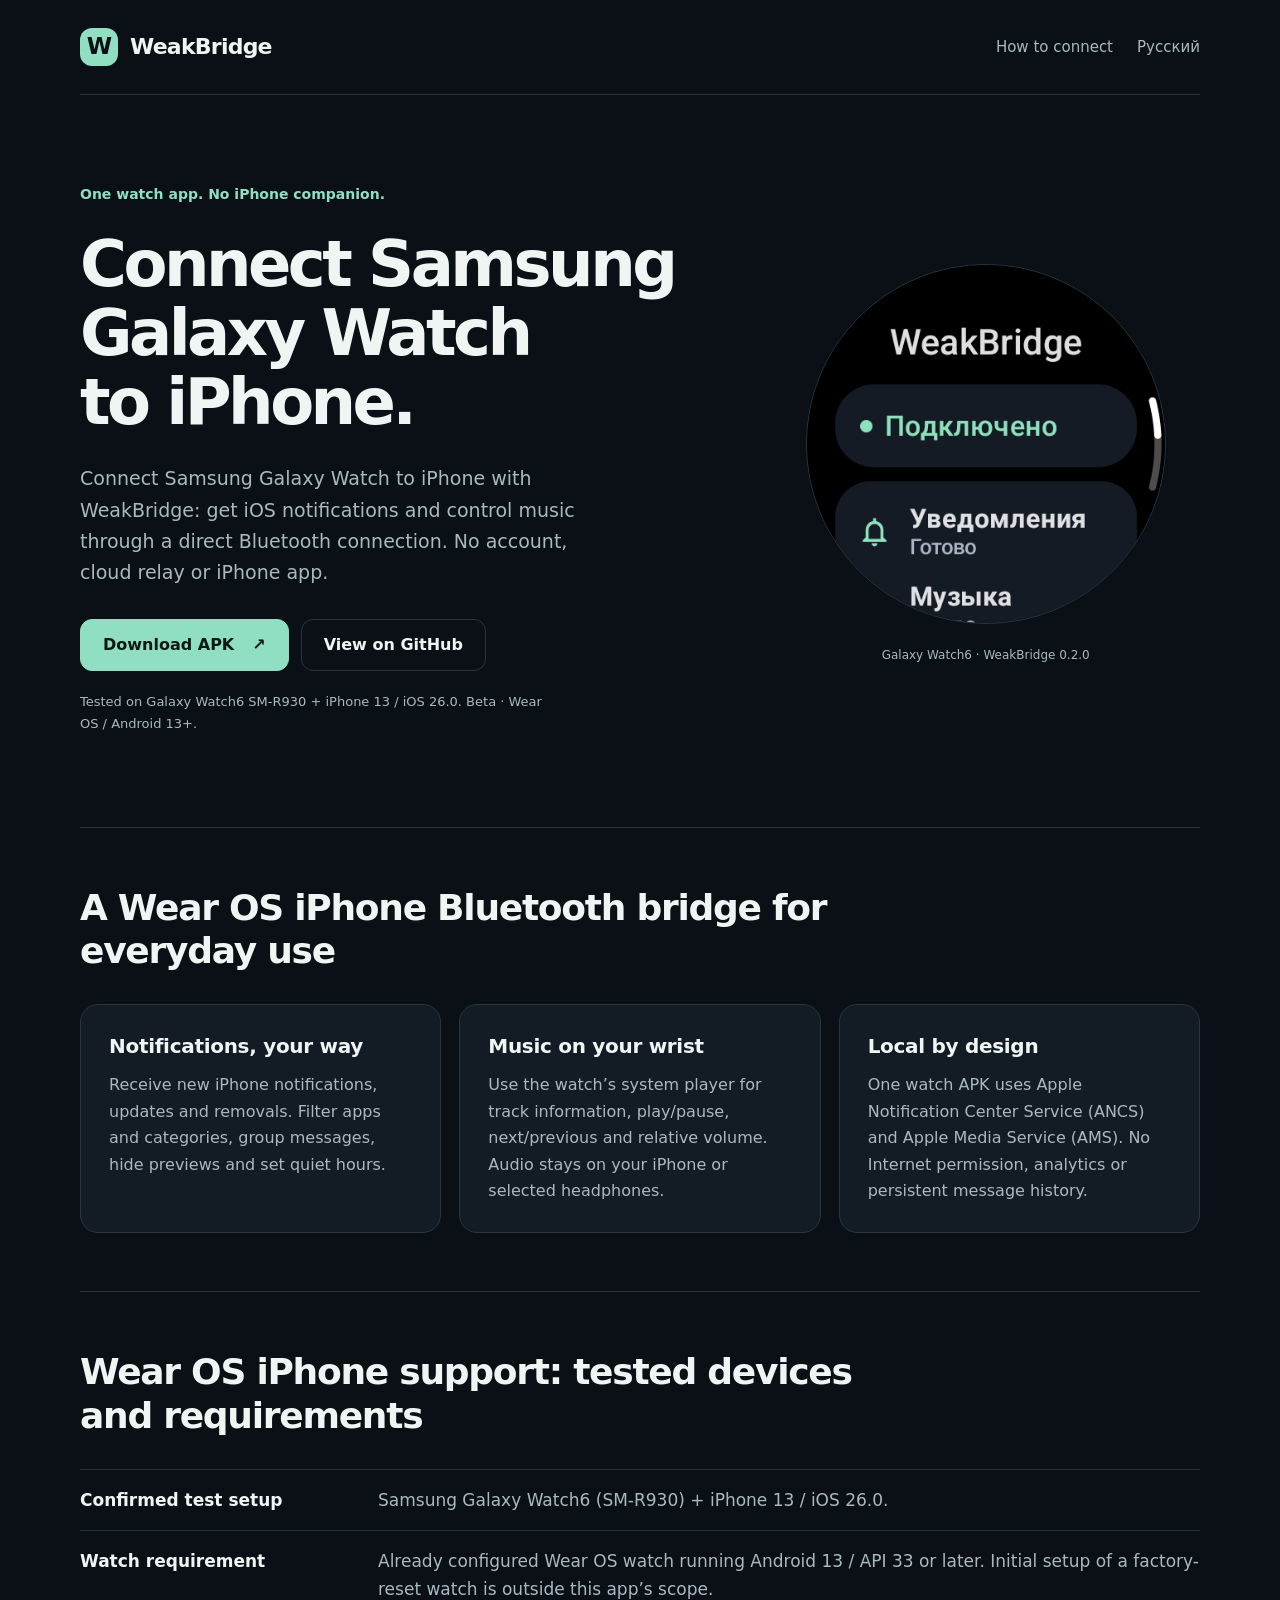
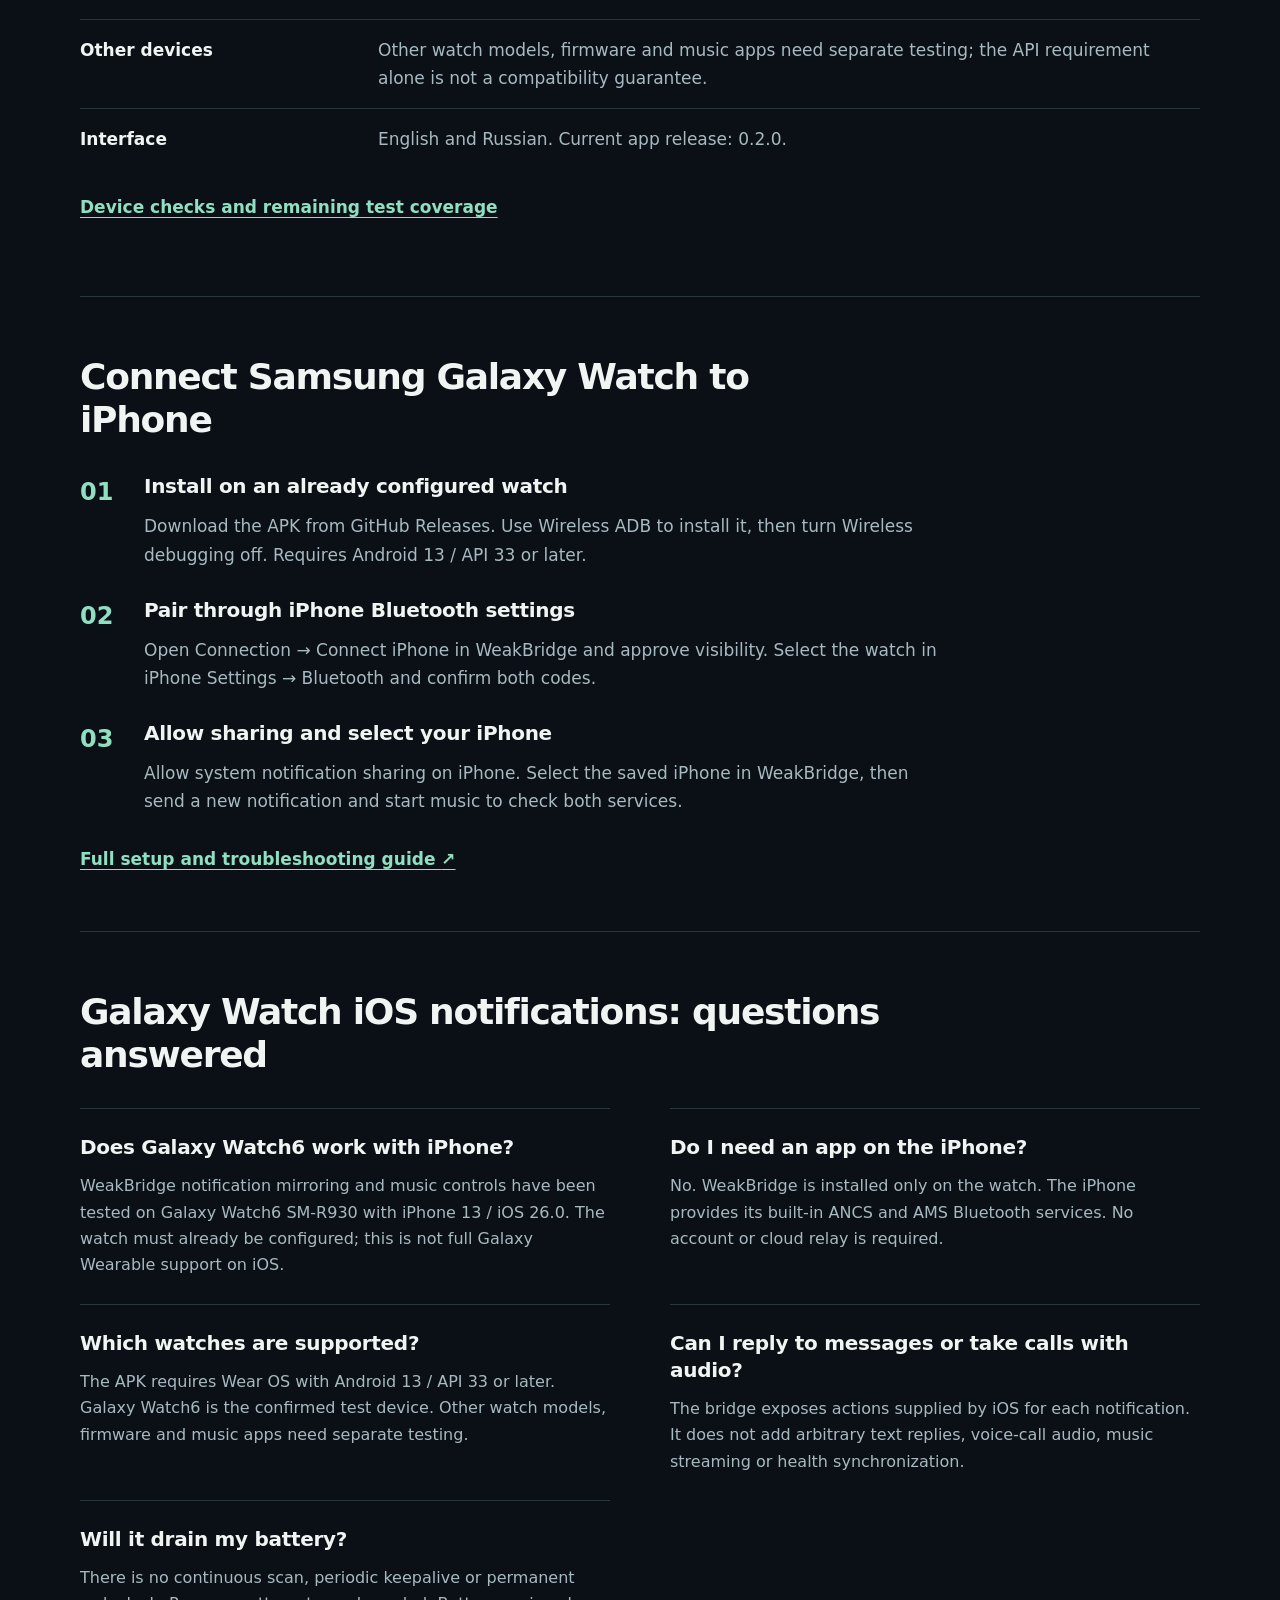
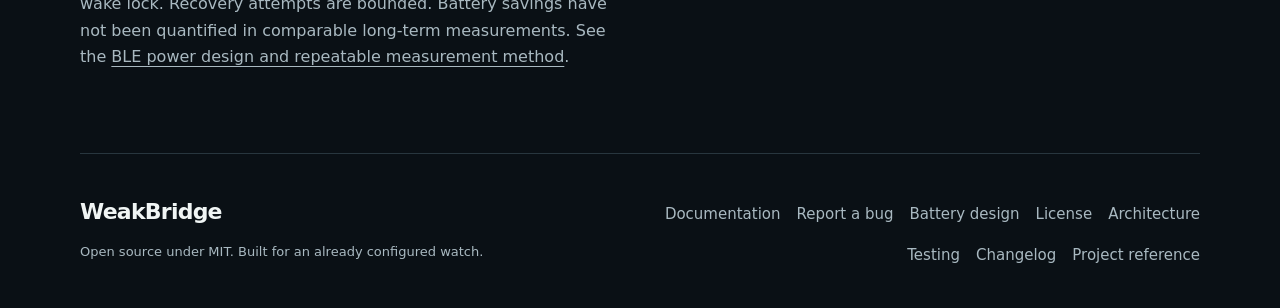
<file: docs/index.html>
<!doctype html>
<html lang="en">
<head>
  <meta charset="utf-8">
  <meta name="viewport" content="width=device-width, initial-scale=1">
  <title>WeakBridge — Connect Samsung Galaxy Watch to iPhone</title>
  <meta name="description" content="Connect Samsung Galaxy Watch to iPhone with WeakBridge, an open-source Wear OS Bluetooth bridge for iOS notifications and music controls. No iPhone app needed.">
  <meta name="robots" content="index, follow, max-image-preview:large">
  <meta name="theme-color" content="#0a1015">
  <link rel="canonical" href="https://weakmafaka.github.io/WeakBridge/">
  <link rel="alternate" hreflang="en" href="https://weakmafaka.github.io/WeakBridge/">
  <link rel="alternate" hreflang="ru" href="https://weakmafaka.github.io/WeakBridge/ru/">
  <link rel="alternate" hreflang="x-default" href="https://weakmafaka.github.io/WeakBridge/">
  <link rel="icon" href="favicon.svg" type="image/svg+xml">
  <link rel="sitemap" type="application/xml" href="sitemap.xml">
  <link rel="stylesheet" href="site.css">
  <meta property="og:type" content="website">
  <meta property="og:site_name" content="WeakBridge">
  <meta property="og:title" content="WeakBridge — Connect Samsung Galaxy Watch to iPhone">
  <meta property="og:description" content="Connect Samsung Galaxy Watch to iPhone with WeakBridge, an open-source Wear OS Bluetooth bridge for iOS notifications and music controls. No iPhone app needed.">
  <meta property="og:url" content="https://weakmafaka.github.io/WeakBridge/">
  <meta property="og:image" content="https://weakmafaka.github.io/WeakBridge/images/social-preview.png">
  <meta property="og:image:alt" content="WeakBridge: Galaxy Watch to iPhone Bluetooth bridge, ANCS notifications and AMS music controls.">
  <meta property="og:image:width" content="1200">
  <meta property="og:image:height" content="630">
  <meta property="og:image:type" content="image/png">
  <meta property="og:locale" content="en_US">
  <meta property="og:locale:alternate" content="ru_RU">
  <meta name="twitter:card" content="summary_large_image">
  <meta name="twitter:title" content="WeakBridge — Connect Samsung Galaxy Watch to iPhone">
  <meta name="twitter:description" content="Connect Samsung Galaxy Watch to iPhone with WeakBridge, an open-source Wear OS Bluetooth bridge for iOS notifications and music controls. No iPhone app needed.">
  <meta name="twitter:image" content="https://weakmafaka.github.io/WeakBridge/images/social-preview.png">
  <meta name="twitter:image:alt" content="WeakBridge: Galaxy Watch to iPhone Bluetooth bridge, ANCS notifications and AMS music controls.">
  <script type="application/ld+json">
{
  "@context": "https://schema.org",
  "@graph": [
    {
      "@type": "WebPage",
      "@id": "https://weakmafaka.github.io/WeakBridge/#webpage",
      "url": "https://weakmafaka.github.io/WeakBridge/",
      "name": "WeakBridge — Connect Samsung Galaxy Watch to iPhone",
      "description": "Connect Samsung Galaxy Watch to iPhone with WeakBridge, an open-source Wear OS Bluetooth bridge for iOS notifications and music controls. No iPhone app needed.",
      "inLanguage": "en",
      "mainEntity": {
        "@id": "https://weakmafaka.github.io/WeakBridge/#app"
      }
    },
    {
      "@type": "SoftwareApplication",
      "@id": "https://weakmafaka.github.io/WeakBridge/#app",
      "name": "WeakBridge",
      "url": "https://weakmafaka.github.io/WeakBridge/",
      "description": "Open-source Wear OS iPhone Bluetooth bridge for Samsung Galaxy Watch notifications and music controls. One watch app, no iOS companion or cloud.",
      "applicationCategory": "UtilitiesApplication",
      "operatingSystem": "Wear OS (Android 13 / API 33 or later)",
      "softwareVersion": "0.2.0",
      "license": "https://github.com/Weakmafaka/WeakBridge/blob/main/LICENSE",
      "downloadUrl": "https://github.com/Weakmafaka/WeakBridge/releases/download/v0.2.0/WeakBridge-0.2.0.apk",
      "author": {
        "@type": "Person",
        "name": "Weakmafaka",
        "url": "https://github.com/Weakmafaka"
      },
      "sameAs": "https://github.com/Weakmafaka/WeakBridge",
      "installUrl": "https://github.com/Weakmafaka/WeakBridge/blob/main/README.md#install",
      "inLanguage": [
        "en",
        "ru"
      ],
      "softwareRequirements": "An already configured watch and a paired iPhone sharing ANCS/AMS."
    }
  ]
}
  </script>
</head>
<body>
  <a class="skip" href="#main">Skip to content</a>
  <header class="shell header">
    <a class="brand" href="./" aria-label="WeakBridge"><span class="brand-mark" aria-hidden="true">W</span>WeakBridge</a>
    <nav aria-label="Main navigation">
      <a href="#connect">How to connect</a>
      <a href="ru/" lang="ru" hreflang="ru">Русский</a>
    </nav>
  </header>
  <main id="main">
    <section class="shell hero">
      <div class="hero-copy">
        <p class="eyebrow">One watch app. No iPhone companion.</p>
        <h1>Connect Samsung<br>
Galaxy Watch<br>
to iPhone.</h1>
        <p class="intro">Connect Samsung Galaxy Watch to iPhone with WeakBridge: get iOS notifications and control music through a direct Bluetooth connection. No account, cloud relay or iPhone app.</p>
        <div class="actions"><a class="button primary" href="https://github.com/Weakmafaka/WeakBridge/releases/latest">Download APK <span aria-hidden="true">↗</span></a><a class="button secondary" href="https://github.com/Weakmafaka/WeakBridge">View on GitHub</a></div>
        <p class="proof">Tested on Galaxy Watch6 SM-R930 + iPhone 13 / iOS 26.0. Beta · Wear OS / Android 13+.</p>
      </div>
      <figure class="watch"><img src="images/watch6-home-0.2.0.png" width="432" height="432" fetchpriority="high" alt="WeakBridge connection and service status on a real Galaxy Watch6"><figcaption>Galaxy Watch6 · WeakBridge 0.2.0</figcaption></figure>
    </section>
    <section class="shell section" aria-labelledby="features-title"><h2 id="features-title">A Wear OS iPhone Bluetooth bridge for everyday use</h2><div class="features"><article class="feature"><h3>Notifications, your way</h3><p>Receive new iPhone notifications, updates and removals. Filter apps and categories, group messages, hide previews and set quiet hours.</p></article><article class="feature"><h3>Music on your wrist</h3><p>Use the watch’s system player for track information, play/pause, next/previous and relative volume. Audio stays on your iPhone or selected headphones.</p></article><article class="feature"><h3>Local by design</h3><p>One watch APK uses Apple Notification Center Service (ANCS) and Apple Media Service (AMS). No Internet permission, analytics or persistent message history.</p></article></div></section>
    <section class="shell section" id="compatibility" aria-labelledby="compatibility-title">
      <h2 id="compatibility-title">Wear OS iPhone support: tested devices and requirements</h2>
      <dl class="compatibility">
        <div><dt>Confirmed test setup</dt><dd>Samsung Galaxy Watch6 (SM-R930) + iPhone 13 / iOS 26.0.</dd></div>
        <div><dt>Watch requirement</dt><dd>Already configured Wear OS watch running Android 13 / API 33 or later. Initial setup of a factory-reset watch is outside this app’s scope.</dd></div>
        <div><dt>Other devices</dt><dd>Other watch models, firmware and music apps need separate testing; the API requirement alone is not a compatibility guarantee.</dd></div>
        <div><dt>Interface</dt><dd>English and Russian. Current app release: 0.2.0.</dd></div>
      </dl>
      <p><a class="text-link" href="https://github.com/Weakmafaka/WeakBridge/blob/main/TESTING.md">Device checks and remaining test coverage</a></p>
    </section>
    <section class="shell section connect" id="connect" aria-labelledby="connect-title"><h2 id="connect-title">Connect Samsung Galaxy Watch to iPhone</h2><ol class="steps"><li><h3>Install on an already configured watch</h3><p>Download the APK from GitHub Releases. Use Wireless ADB to install it, then turn Wireless debugging off. Requires Android 13 / API 33 or later.</p></li><li><h3>Pair through iPhone Bluetooth settings</h3><p>Open Connection → Connect iPhone in WeakBridge and approve visibility. Select the watch in iPhone Settings → Bluetooth and confirm both codes.</p></li><li><h3>Allow sharing and select your iPhone</h3><p>Allow system notification sharing on iPhone. Select the saved iPhone in WeakBridge, then send a new notification and start music to check both services.</p></li></ol><a class="text-link" href="https://github.com/Weakmafaka/WeakBridge/blob/main/README.md#connect-samsung-galaxy-watch-to-iphone">Full setup and troubleshooting guide <span aria-hidden="true">↗</span></a></section>
    <section class="shell section" aria-labelledby="faq-title"><h2 id="faq-title">Galaxy Watch iOS notifications: questions answered</h2><div class="faq"><article class="answer"><h3>Does Galaxy Watch6 work with iPhone?</h3><p>WeakBridge notification mirroring and music controls have been tested on Galaxy Watch6 SM-R930 with iPhone 13 / iOS 26.0. The watch must already be configured; this is not full Galaxy Wearable support on iOS.</p></article><article class="answer"><h3>Do I need an app on the iPhone?</h3><p>No. WeakBridge is installed only on the watch. The iPhone provides its built-in ANCS and AMS Bluetooth services. No account or cloud relay is required.</p></article><article class="answer"><h3>Which watches are supported?</h3><p>The APK requires Wear OS with Android 13 / API 33 or later. Galaxy Watch6 is the confirmed test device. Other watch models, firmware and music apps need separate testing.</p></article><article class="answer"><h3>Can I reply to messages or take calls with audio?</h3><p>The bridge exposes actions supplied by iOS for each notification. It does not add arbitrary text replies, voice-call audio, music streaming or health synchronization.</p></article><article class="answer"><h3>Will it drain my battery?</h3><p>There is no continuous scan, periodic keepalive or permanent wake lock. Recovery attempts are bounded. Battery savings have not been quantified in comparable long-term measurements. See the <a href="https://github.com/Weakmafaka/WeakBridge/blob/main/BATTERY_OPTIMIZATION.md">BLE power design and repeatable measurement method</a>.</p></article></div></section>
  </main>
  <footer class="shell footer"><div><a class="brand" href="https://github.com/Weakmafaka/WeakBridge">WeakBridge</a><p>Open source under MIT. Built for an already configured watch.</p></div><nav aria-label="Project links"><a href="https://github.com/Weakmafaka/WeakBridge/blob/main/README.md#connect-samsung-galaxy-watch-to-iphone">Documentation</a><a href="https://github.com/Weakmafaka/WeakBridge/issues">Report a bug</a><a href="https://github.com/Weakmafaka/WeakBridge/blob/main/BATTERY_OPTIMIZATION.md">Battery design</a><a href="https://github.com/Weakmafaka/WeakBridge/blob/main/LICENSE">License</a><a href="https://github.com/Weakmafaka/WeakBridge/blob/main/ARCHITECTURE.md">Architecture</a><a href="https://github.com/Weakmafaka/WeakBridge/blob/main/TESTING.md">Testing</a><a href="https://github.com/Weakmafaka/WeakBridge/blob/main/CHANGELOG.md">Changelog</a><a href="llms.txt">Project reference</a></nav></footer>
</body>
</html>
</file>
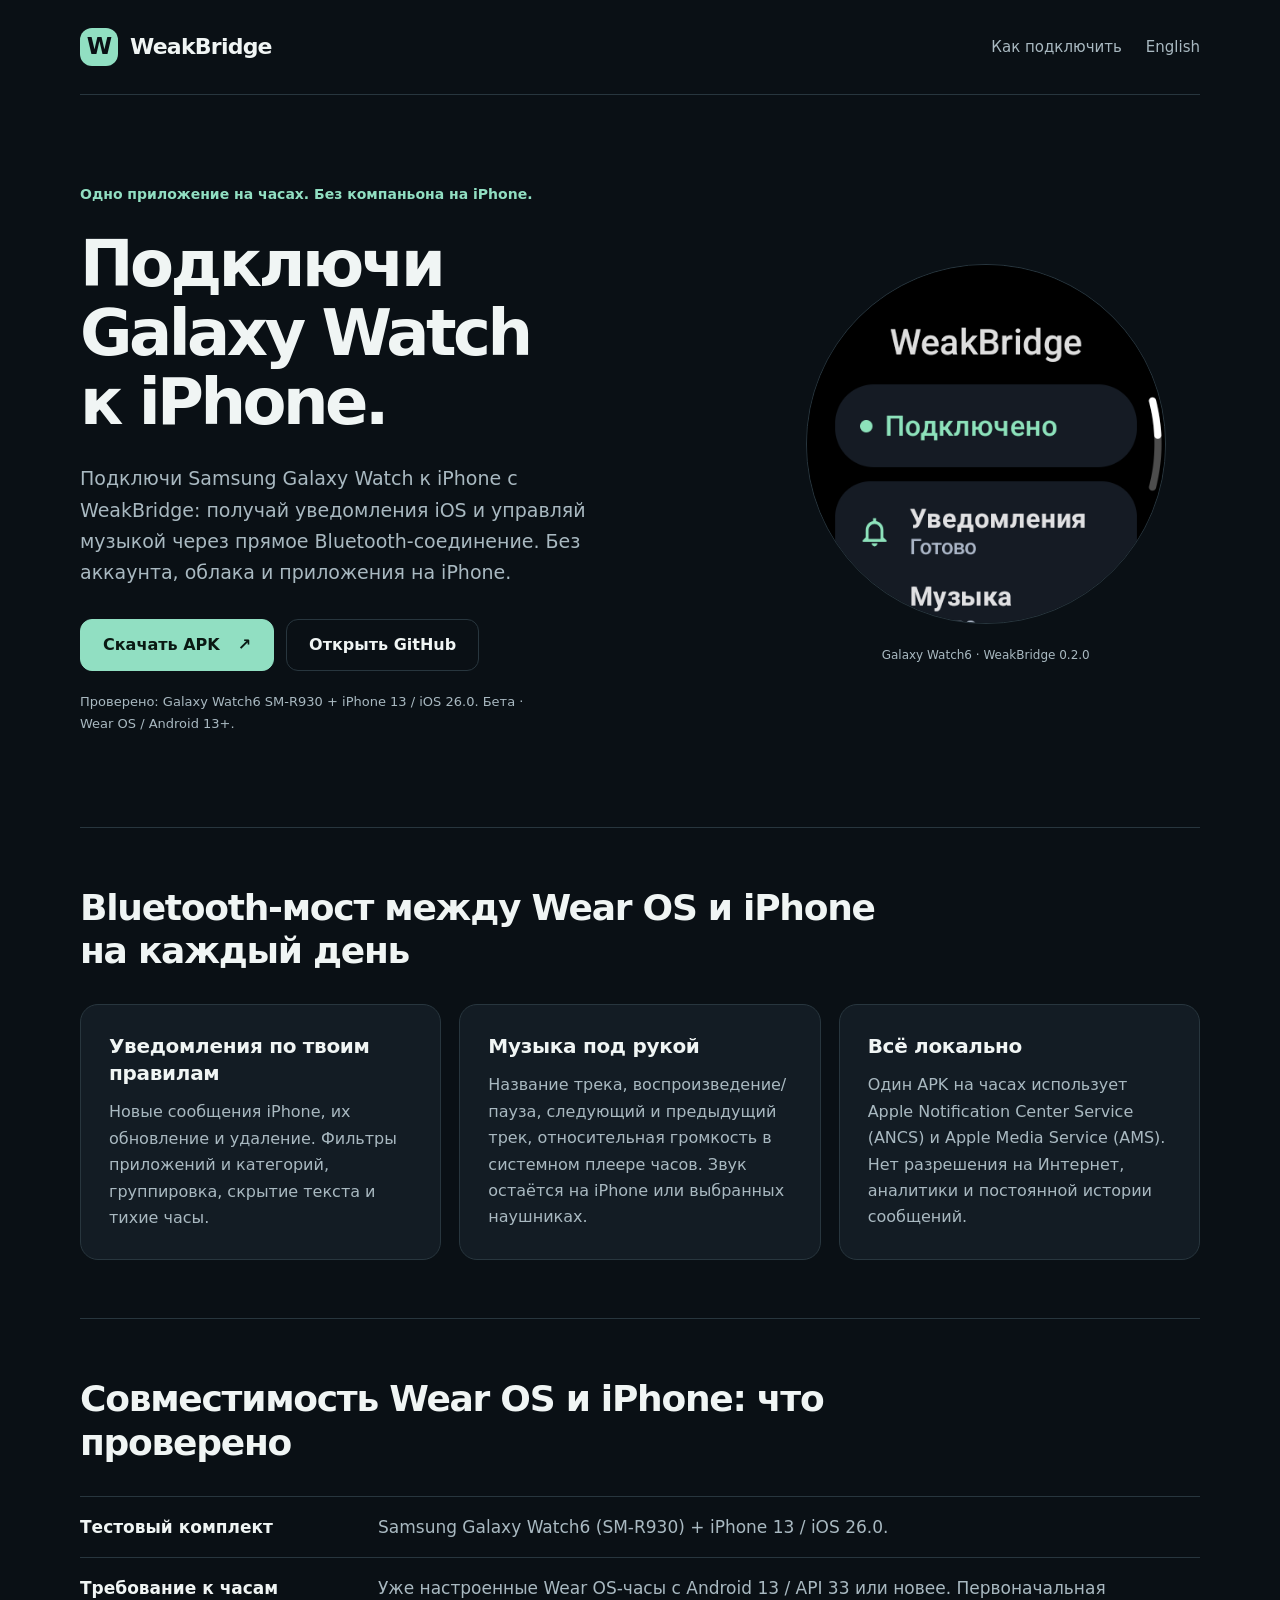
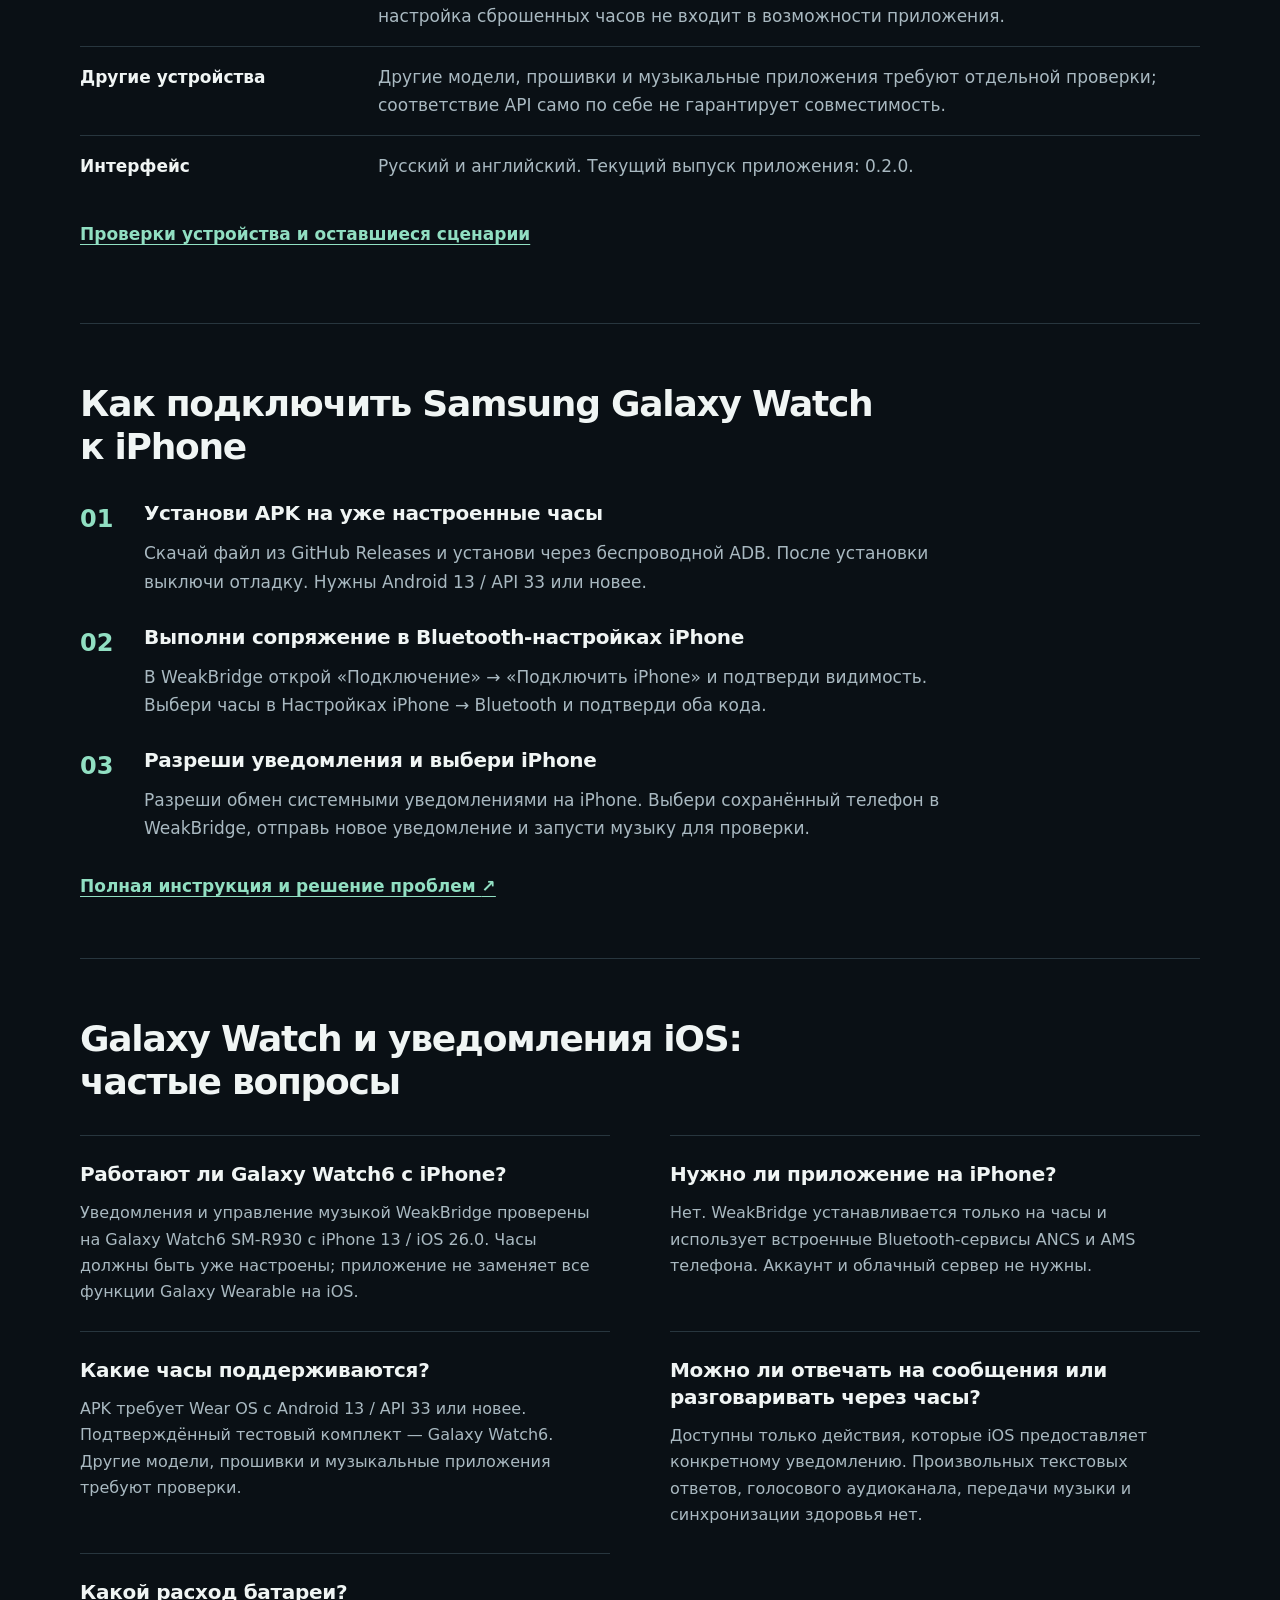
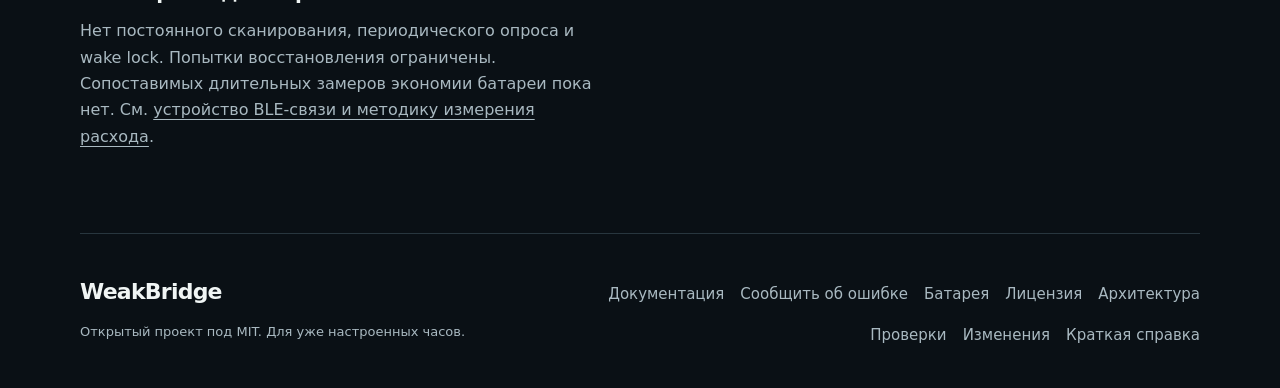
<file: docs/ru/index.html>
<!doctype html>
<html lang="ru">
<head>
  <meta charset="utf-8">
  <meta name="viewport" content="width=device-width, initial-scale=1">
  <title>WeakBridge — подключить Samsung Galaxy Watch к iPhone</title>
  <meta name="description" content="WeakBridge — открытый Bluetooth-мост Wear OS и iPhone. Уведомления iOS и управление музыкой на Samsung Galaxy Watch без приложения на iPhone и облака.">
  <meta name="robots" content="index, follow, max-image-preview:large">
  <meta name="theme-color" content="#0a1015">
  <link rel="canonical" href="https://weakmafaka.github.io/WeakBridge/ru/">
  <link rel="alternate" hreflang="en" href="https://weakmafaka.github.io/WeakBridge/">
  <link rel="alternate" hreflang="ru" href="https://weakmafaka.github.io/WeakBridge/ru/">
  <link rel="alternate" hreflang="x-default" href="https://weakmafaka.github.io/WeakBridge/">
  <link rel="icon" href="../favicon.svg" type="image/svg+xml">
  <link rel="sitemap" type="application/xml" href="../sitemap.xml">
  <link rel="stylesheet" href="../site.css">
  <meta property="og:type" content="website">
  <meta property="og:site_name" content="WeakBridge">
  <meta property="og:title" content="WeakBridge — подключить Samsung Galaxy Watch к iPhone">
  <meta property="og:description" content="WeakBridge — открытый Bluetooth-мост Wear OS и iPhone. Уведомления iOS и управление музыкой на Samsung Galaxy Watch без приложения на iPhone и облака.">
  <meta property="og:url" content="https://weakmafaka.github.io/WeakBridge/ru/">
  <meta property="og:image" content="https://weakmafaka.github.io/WeakBridge/images/social-preview.png">
  <meta property="og:image:alt" content="WeakBridge: Bluetooth-мост Galaxy Watch и iPhone, уведомления ANCS и управление музыкой AMS.">
  <meta property="og:image:width" content="1200">
  <meta property="og:image:height" content="630">
  <meta property="og:image:type" content="image/png">
  <meta property="og:locale" content="ru_RU">
  <meta property="og:locale:alternate" content="en_US">
  <meta name="twitter:card" content="summary_large_image">
  <meta name="twitter:title" content="WeakBridge — подключить Samsung Galaxy Watch к iPhone">
  <meta name="twitter:description" content="WeakBridge — открытый Bluetooth-мост Wear OS и iPhone. Уведомления iOS и управление музыкой на Samsung Galaxy Watch без приложения на iPhone и облака.">
  <meta name="twitter:image" content="https://weakmafaka.github.io/WeakBridge/images/social-preview.png">
  <meta name="twitter:image:alt" content="WeakBridge: Bluetooth-мост Galaxy Watch и iPhone, уведомления ANCS и управление музыкой AMS.">
  <script type="application/ld+json">
{
  "@context": "https://schema.org",
  "@graph": [
    {
      "@type": "WebPage",
      "@id": "https://weakmafaka.github.io/WeakBridge/ru/#webpage",
      "url": "https://weakmafaka.github.io/WeakBridge/ru/",
      "name": "WeakBridge — подключить Samsung Galaxy Watch к iPhone",
      "description": "WeakBridge — открытый Bluetooth-мост Wear OS и iPhone. Уведомления iOS и управление музыкой на Samsung Galaxy Watch без приложения на iPhone и облака.",
      "inLanguage": "ru",
      "mainEntity": {
        "@id": "https://weakmafaka.github.io/WeakBridge/#app"
      }
    },
    {
      "@type": "SoftwareApplication",
      "@id": "https://weakmafaka.github.io/WeakBridge/#app",
      "name": "WeakBridge",
      "url": "https://weakmafaka.github.io/WeakBridge/",
      "description": "Открытый Bluetooth-мост Wear OS и iPhone для уведомлений ANCS и управления музыкой AMS на Samsung Galaxy Watch. Одно приложение на часах, без iOS-компаньона и облака.",
      "applicationCategory": "UtilitiesApplication",
      "operatingSystem": "Wear OS (Android 13 / API 33 or later)",
      "softwareVersion": "0.2.0",
      "license": "https://github.com/Weakmafaka/WeakBridge/blob/main/LICENSE",
      "downloadUrl": "https://github.com/Weakmafaka/WeakBridge/releases/download/v0.2.0/WeakBridge-0.2.0.apk",
      "author": {
        "@type": "Person",
        "name": "Weakmafaka",
        "url": "https://github.com/Weakmafaka"
      },
      "sameAs": "https://github.com/Weakmafaka/WeakBridge",
      "installUrl": "https://github.com/Weakmafaka/WeakBridge/blob/main/docs/README.ru.md#установка",
      "inLanguage": [
        "en",
        "ru"
      ],
      "softwareRequirements": "Уже настроенные часы и сопряжённый iPhone с доступом к ANCS/AMS."
    }
  ]
}
  </script>
</head>
<body>
  <a class="skip" href="#main">К содержимому</a>
  <header class="shell header">
    <a class="brand" href="../" aria-label="WeakBridge"><span class="brand-mark" aria-hidden="true">W</span>WeakBridge</a>
    <nav aria-label="Навигация">
      <a href="#connect">Как подключить</a>
      <a href="../" lang="en" hreflang="en">English</a>
    </nav>
  </header>
  <main id="main">
    <section class="shell hero">
      <div class="hero-copy">
        <p class="eyebrow">Одно приложение на часах. Без компаньона на iPhone.</p>
        <h1>Подключи<br>
Galaxy Watch<br>
к iPhone.</h1>
        <p class="intro">Подключи Samsung Galaxy Watch к iPhone с WeakBridge: получай уведомления iOS и управляй музыкой через прямое Bluetooth-соединение. Без аккаунта, облака и приложения на iPhone.</p>
        <div class="actions"><a class="button primary" href="https://github.com/Weakmafaka/WeakBridge/releases/latest">Скачать APK <span aria-hidden="true">↗</span></a><a class="button secondary" href="https://github.com/Weakmafaka/WeakBridge">Открыть GitHub</a></div>
        <p class="proof">Проверено: Galaxy Watch6 SM-R930 + iPhone 13 / iOS 26.0. Бета · Wear OS / Android 13+.</p>
      </div>
      <figure class="watch"><img src="../images/watch6-home-0.2.0.png" width="432" height="432" fetchpriority="high" alt="Состояние связи и сервисов WeakBridge на настоящих Galaxy Watch6"><figcaption>Galaxy Watch6 · WeakBridge 0.2.0</figcaption></figure>
    </section>
    <section class="shell section" aria-labelledby="features-title"><h2 id="features-title">Bluetooth-мост между Wear OS и iPhone на каждый день</h2><div class="features"><article class="feature"><h3>Уведомления по твоим правилам</h3><p>Новые сообщения iPhone, их обновление и удаление. Фильтры приложений и категорий, группировка, скрытие текста и тихие часы.</p></article><article class="feature"><h3>Музыка под рукой</h3><p>Название трека, воспроизведение/пауза, следующий и предыдущий трек, относительная громкость в системном плеере часов. Звук остаётся на iPhone или выбранных наушниках.</p></article><article class="feature"><h3>Всё локально</h3><p>Один APK на часах использует Apple Notification Center Service (ANCS) и Apple Media Service (AMS). Нет разрешения на Интернет, аналитики и постоянной истории сообщений.</p></article></div></section>
    <section class="shell section" id="compatibility" aria-labelledby="compatibility-title">
      <h2 id="compatibility-title">Совместимость Wear OS и iPhone: что проверено</h2>
      <dl class="compatibility">
        <div><dt>Тестовый комплект</dt><dd>Samsung Galaxy Watch6 (SM-R930) + iPhone 13 / iOS 26.0.</dd></div>
        <div><dt>Требование к часам</dt><dd>Уже настроенные Wear OS-часы с Android 13 / API 33 или новее. Первоначальная настройка сброшенных часов не входит в возможности приложения.</dd></div>
        <div><dt>Другие устройства</dt><dd>Другие модели, прошивки и музыкальные приложения требуют отдельной проверки; соответствие API само по себе не гарантирует совместимость.</dd></div>
        <div><dt>Интерфейс</dt><dd>Русский и английский. Текущий выпуск приложения: 0.2.0.</dd></div>
      </dl>
      <p><a class="text-link" href="https://github.com/Weakmafaka/WeakBridge/blob/main/TESTING.md">Проверки устройства и оставшиеся сценарии</a></p>
    </section>
    <section class="shell section connect" id="connect" aria-labelledby="connect-title"><h2 id="connect-title">Как подключить Samsung Galaxy Watch к iPhone</h2><ol class="steps"><li><h3>Установи APK на уже настроенные часы</h3><p>Скачай файл из GitHub Releases и установи через беспроводной ADB. После установки выключи отладку. Нужны Android 13 / API 33 или новее.</p></li><li><h3>Выполни сопряжение в Bluetooth-настройках iPhone</h3><p>В WeakBridge открой «Подключение» → «Подключить iPhone» и подтверди видимость. Выбери часы в Настройках iPhone → Bluetooth и подтверди оба кода.</p></li><li><h3>Разреши уведомления и выбери iPhone</h3><p>Разреши обмен системными уведомлениями на iPhone. Выбери сохранённый телефон в WeakBridge, отправь новое уведомление и запусти музыку для проверки.</p></li></ol><a class="text-link" href="https://github.com/Weakmafaka/WeakBridge/blob/main/docs/README.ru.md">Полная инструкция и решение проблем <span aria-hidden="true">↗</span></a></section>
    <section class="shell section" aria-labelledby="faq-title"><h2 id="faq-title">Galaxy Watch и уведомления iOS: частые вопросы</h2><div class="faq"><article class="answer"><h3>Работают ли Galaxy Watch6 с iPhone?</h3><p>Уведомления и управление музыкой WeakBridge проверены на Galaxy Watch6 SM-R930 с iPhone 13 / iOS 26.0. Часы должны быть уже настроены; приложение не заменяет все функции Galaxy Wearable на iOS.</p></article><article class="answer"><h3>Нужно ли приложение на iPhone?</h3><p>Нет. WeakBridge устанавливается только на часы и использует встроенные Bluetooth-сервисы ANCS и AMS телефона. Аккаунт и облачный сервер не нужны.</p></article><article class="answer"><h3>Какие часы поддерживаются?</h3><p>APK требует Wear OS с Android 13 / API 33 или новее. Подтверждённый тестовый комплект — Galaxy Watch6. Другие модели, прошивки и музыкальные приложения требуют проверки.</p></article><article class="answer"><h3>Можно ли отвечать на сообщения или разговаривать через часы?</h3><p>Доступны только действия, которые iOS предоставляет конкретному уведомлению. Произвольных текстовых ответов, голосового аудиоканала, передачи музыки и синхронизации здоровья нет.</p></article><article class="answer"><h3>Какой расход батареи?</h3><p>Нет постоянного сканирования, периодического опроса и wake lock. Попытки восстановления ограничены. Сопоставимых длительных замеров экономии батареи пока нет. См. <a href="https://github.com/Weakmafaka/WeakBridge/blob/main/BATTERY_OPTIMIZATION.md">устройство BLE-связи и методику измерения расхода</a>.</p></article></div></section>
  </main>
  <footer class="shell footer"><div><a class="brand" href="https://github.com/Weakmafaka/WeakBridge">WeakBridge</a><p>Открытый проект под MIT. Для уже настроенных часов.</p></div><nav aria-label="Ссылки проекта"><a href="https://github.com/Weakmafaka/WeakBridge/blob/main/docs/README.ru.md">Документация</a><a href="https://github.com/Weakmafaka/WeakBridge/issues">Сообщить об ошибке</a><a href="https://github.com/Weakmafaka/WeakBridge/blob/main/BATTERY_OPTIMIZATION.md">Батарея</a><a href="https://github.com/Weakmafaka/WeakBridge/blob/main/LICENSE">Лицензия</a><a href="https://github.com/Weakmafaka/WeakBridge/blob/main/ARCHITECTURE.md">Архитектура</a><a href="https://github.com/Weakmafaka/WeakBridge/blob/main/TESTING.md">Проверки</a><a href="https://github.com/Weakmafaka/WeakBridge/blob/main/CHANGELOG.md">Изменения</a><a href="../llms.txt">Краткая справка</a></nav></footer>
</body>
</html>
</file>
<file: docs/site.css>
:root {
  color-scheme: dark;
  --bg: #0a1015;
  --surface: #131c24;
  --line: #28363e;
  --text: #f0f5f4;
  --muted: #a9b9c1;
  --accent: #91dfc2;
}
* { box-sizing: border-box; }
html { scroll-padding-top: 2rem; }
body { margin: 0; background: var(--bg); color: var(--text); font: 17px/1.65 system-ui, -apple-system, BlinkMacSystemFont, "Segoe UI", sans-serif; }
a { color: inherit; text-underline-offset: .25em; }
a:hover { color: var(--accent); }
a:focus-visible { outline: 3px solid var(--accent); outline-offset: 6px; border-radius: 3px; }
.shell { width: min(1120px, calc(100% - 64px)); margin-inline: auto; }
.header { display: flex; align-items: center; justify-content: space-between; gap: 24px; padding-block: 28px; border-bottom: 1px solid var(--line); }
.brand { display: inline-flex; align-items: center; gap: 12px; font-size: 22px; font-weight: 750; text-decoration: none; letter-spacing: -.035em; }
.brand-mark { display: grid; place-items: center; width: 38px; height: 38px; border-radius: 12px; background: var(--accent); color: var(--bg); font-size: 23px; }
nav { display: flex; flex-wrap: wrap; gap: 24px; }
nav a { font-size: 15px; color: var(--muted); text-decoration: none; }
.hero { display: grid; grid-template-columns: 1.45fr 1fr; align-items: center; gap: 70px; padding-block: 88px 80px; }
.eyebrow { margin: 0 0 24px; color: var(--accent); font-size: 14px; font-weight: 650; }
h1 { margin: 0 0 26px; font-size: clamp(42px, 5vw, 68px); line-height: 1.08; font-weight: 750; letter-spacing: -.055em; }
.intro { max-width: 540px; margin: 0; font-size: 19px; color: var(--muted); }
.actions { display: flex; flex-wrap: wrap; gap: 12px; margin-block: 30px 20px; }
.button { display: inline-flex; align-items: center; justify-content: center; gap: 18px; min-height: 52px; padding: 12px 22px; border: 1px solid var(--line); border-radius: 12px; font-size: 16px; font-weight: 650; text-decoration: none; }
.primary { background: var(--accent); border-color: var(--accent); color: #0a1913; }
.primary:hover { background: #aff3d8; color: #0a1913; }
.secondary:hover { border-color: var(--accent); }
.proof { max-width: 480px; font-size: 13px; color: var(--muted); }
.watch { width: 100%; max-width: 360px; margin: 0; justify-self: center; }
.watch img { display: block; width: 100%; height: auto; border: 1px solid var(--line); border-radius: 50%; background: #000; }
.watch figcaption { margin-top: 22px; text-align: center; font-size: 12px; color: var(--muted); }
.section { padding-block: 58px; border-top: 1px solid var(--line); }
h2 { max-width: 800px; margin: 0 0 32px; font-size: clamp(27px, 3vw, 36px); line-height: 1.2; font-weight: 650; letter-spacing: -.035em; }
h3 { margin: 0 0 12px; font-size: 20px; line-height: 1.35; font-weight: 650; letter-spacing: -.015em; }
p { margin-top: 0; }
.features { display: grid; grid-template-columns: repeat(3, 1fr); gap: 18px; }
.feature { padding: 28px; border: 1px solid var(--line); border-radius: 18px; background: var(--surface); }
.feature p, .steps p, .answer p { margin-bottom: 0; color: var(--muted); }
.feature p { font-size: 16px; }
.steps { margin: 0 0 30px; padding: 0; list-style: none; counter-reset: step; }
.steps li { position: relative; counter-increment: step; margin-bottom: 28px; padding-left: 64px; }
.steps li::before { content: counter(step, decimal-leading-zero); position: absolute; left: 0; top: 0; color: var(--accent); font-size: 24px; font-weight: 650; }
.steps li p { max-width: 810px; }
.text-link { color: var(--accent); font-weight: 600; }
.faq { display: grid; grid-template-columns: 1fr 1fr; column-gap: 60px; }
.answer { padding-block: 25px; border-top: 1px solid var(--line); }
.answer p { font-size: 16px; }
.footer { display: flex; align-items: flex-start; justify-content: space-between; gap: 32px; padding-block: 40px; border-top: 1px solid var(--line); }
.footer p { margin-block: 10px 0; color: var(--muted); font-size: 13px; }
.footer nav { justify-content: flex-end; padding-top: 8px; gap: 16px; }
.skip { position: absolute; left: 16px; top: -100px; padding: 12px 18px; background: var(--accent); color: var(--bg); z-index: 2; }
.skip:focus { top: 12px; }
@media (max-width: 900px) {
  .hero { gap: 36px; padding-block: 64px; }
  .features { grid-template-columns: 1fr; }
  .feature { padding: 24px; }
  .faq { column-gap: 32px; }
  .footer { flex-direction: column; }
  .footer nav { justify-content: flex-start; }
}
@media (max-width: 640px) {
  body { font-size: 16px; }
  .shell { width: calc(100% - 40px); }
  .header { gap: 16px; padding-block: 20px; }
  .brand { font-size: 20px; gap: 8px; }
  .brand-mark { width: 32px; height: 32px; border-radius: 10px; font-size: 20px; }
  .header nav { gap: 14px; }
  .header nav a { font-size: 12px; }
  .hero { grid-template-columns: 1fr; gap: 40px; padding-block: 48px; }
  h1 { font-size: clamp(37px, 9vw, 52px); }
  .eyebrow { font-size: 12px; }
  .intro { font-size: 18px; }
  .watch { max-width: 280px; }
  .section { padding-block: 40px; }
  h2 { font-size: 28px; }
  .faq { grid-template-columns: 1fr; }
  .steps li { padding-left: 46px; }
}
@media (max-width: 360px) {
  .header { flex-wrap: wrap; }
}

.compatibility { margin: 0 0 24px; }
.compatibility > div { display: grid; grid-template-columns: minmax(160px, 1fr) 3fr; gap: 24px; padding-block: 16px; border-top: 1px solid var(--line); }
.compatibility dt { font-weight: 650; }
.compatibility dd { margin: 0; color: var(--muted); }
.footer nav { max-width: 600px; }
@media (max-width: 640px) {
  .compatibility > div { grid-template-columns: 1fr; gap: 6px; }
}
</file>
